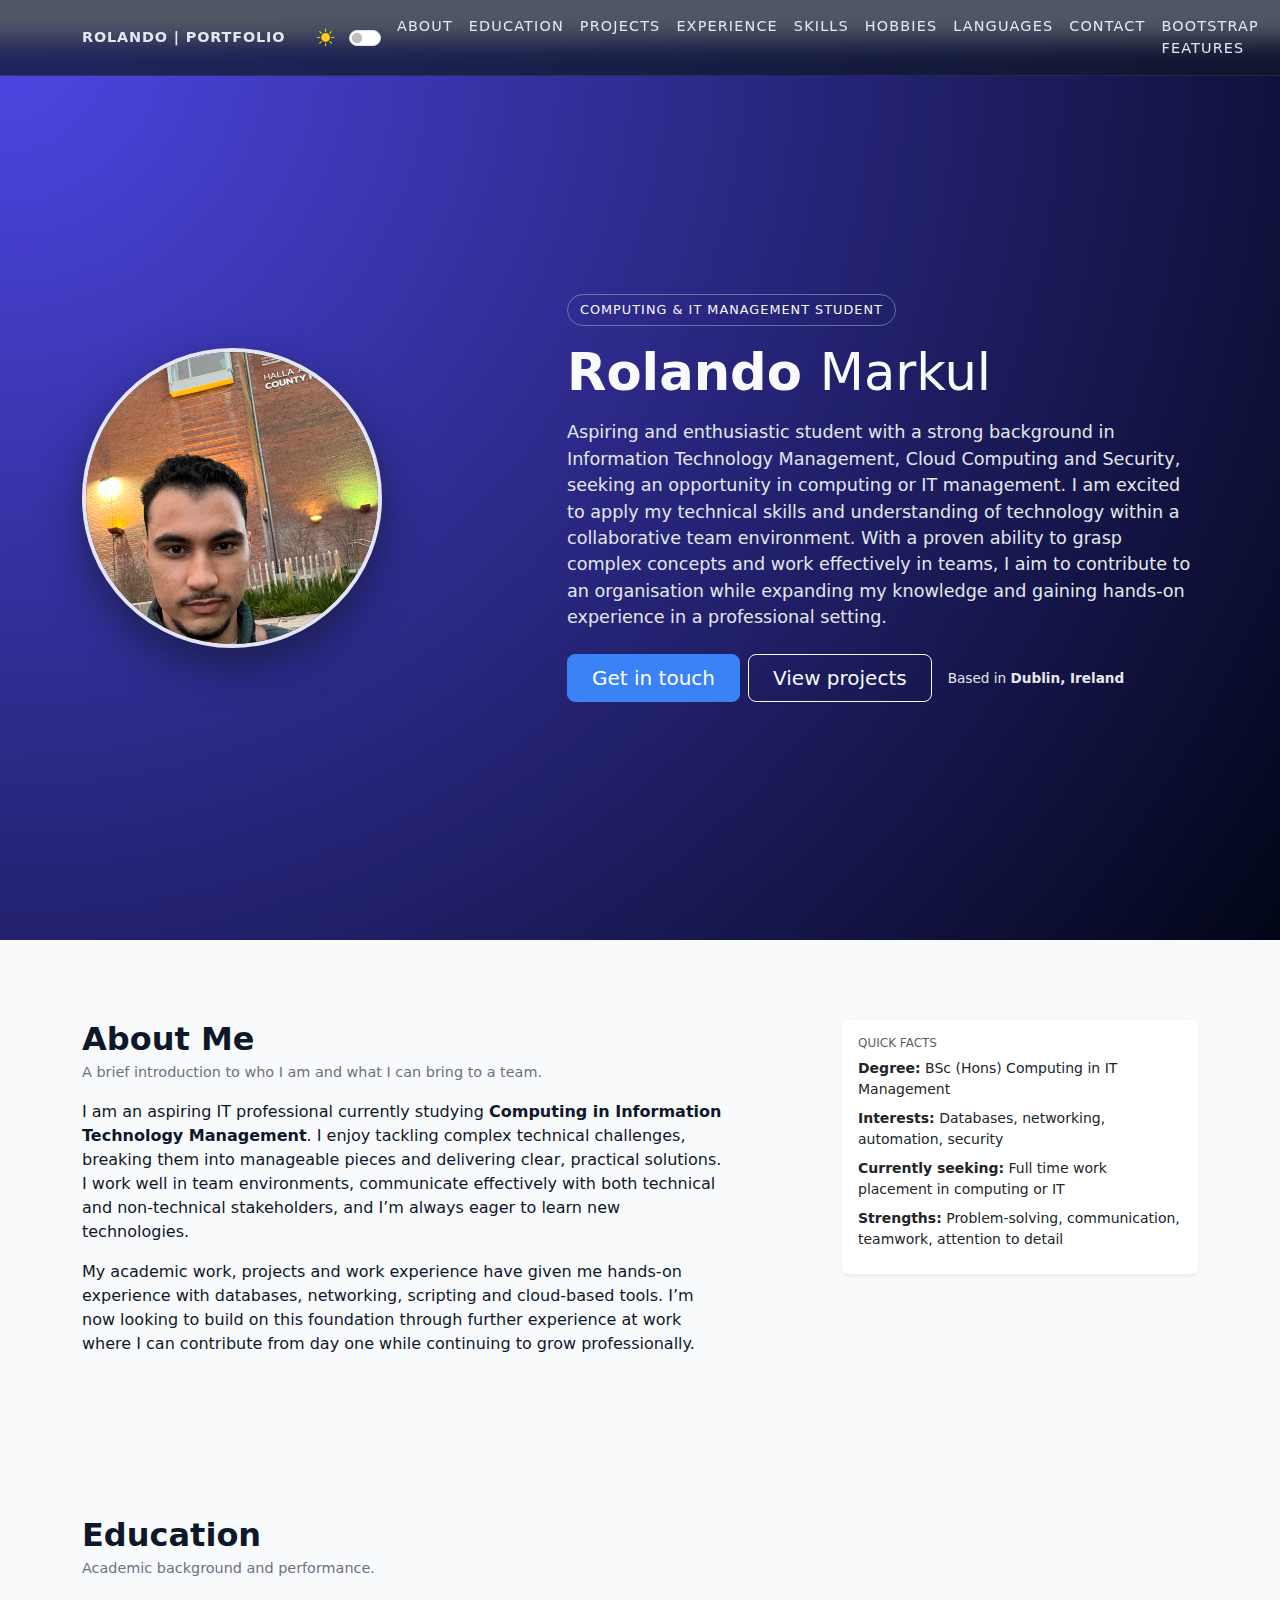
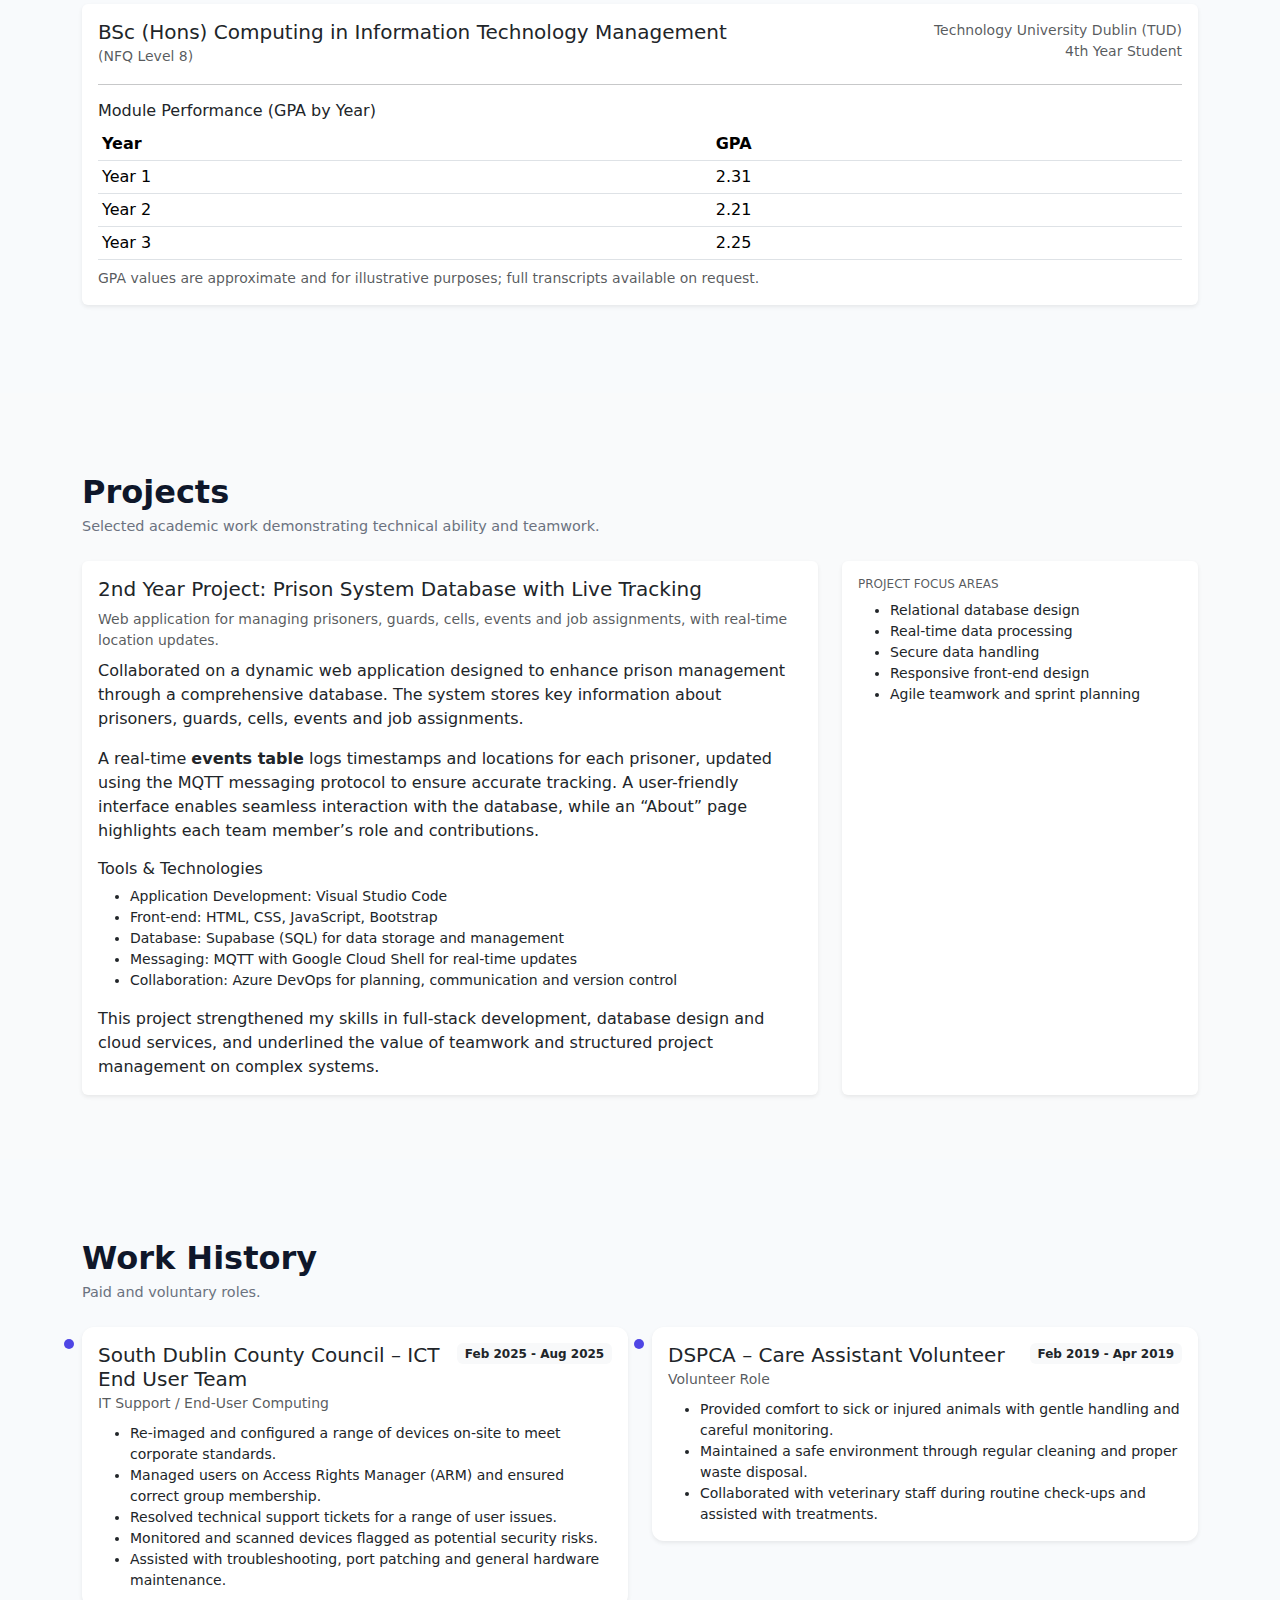
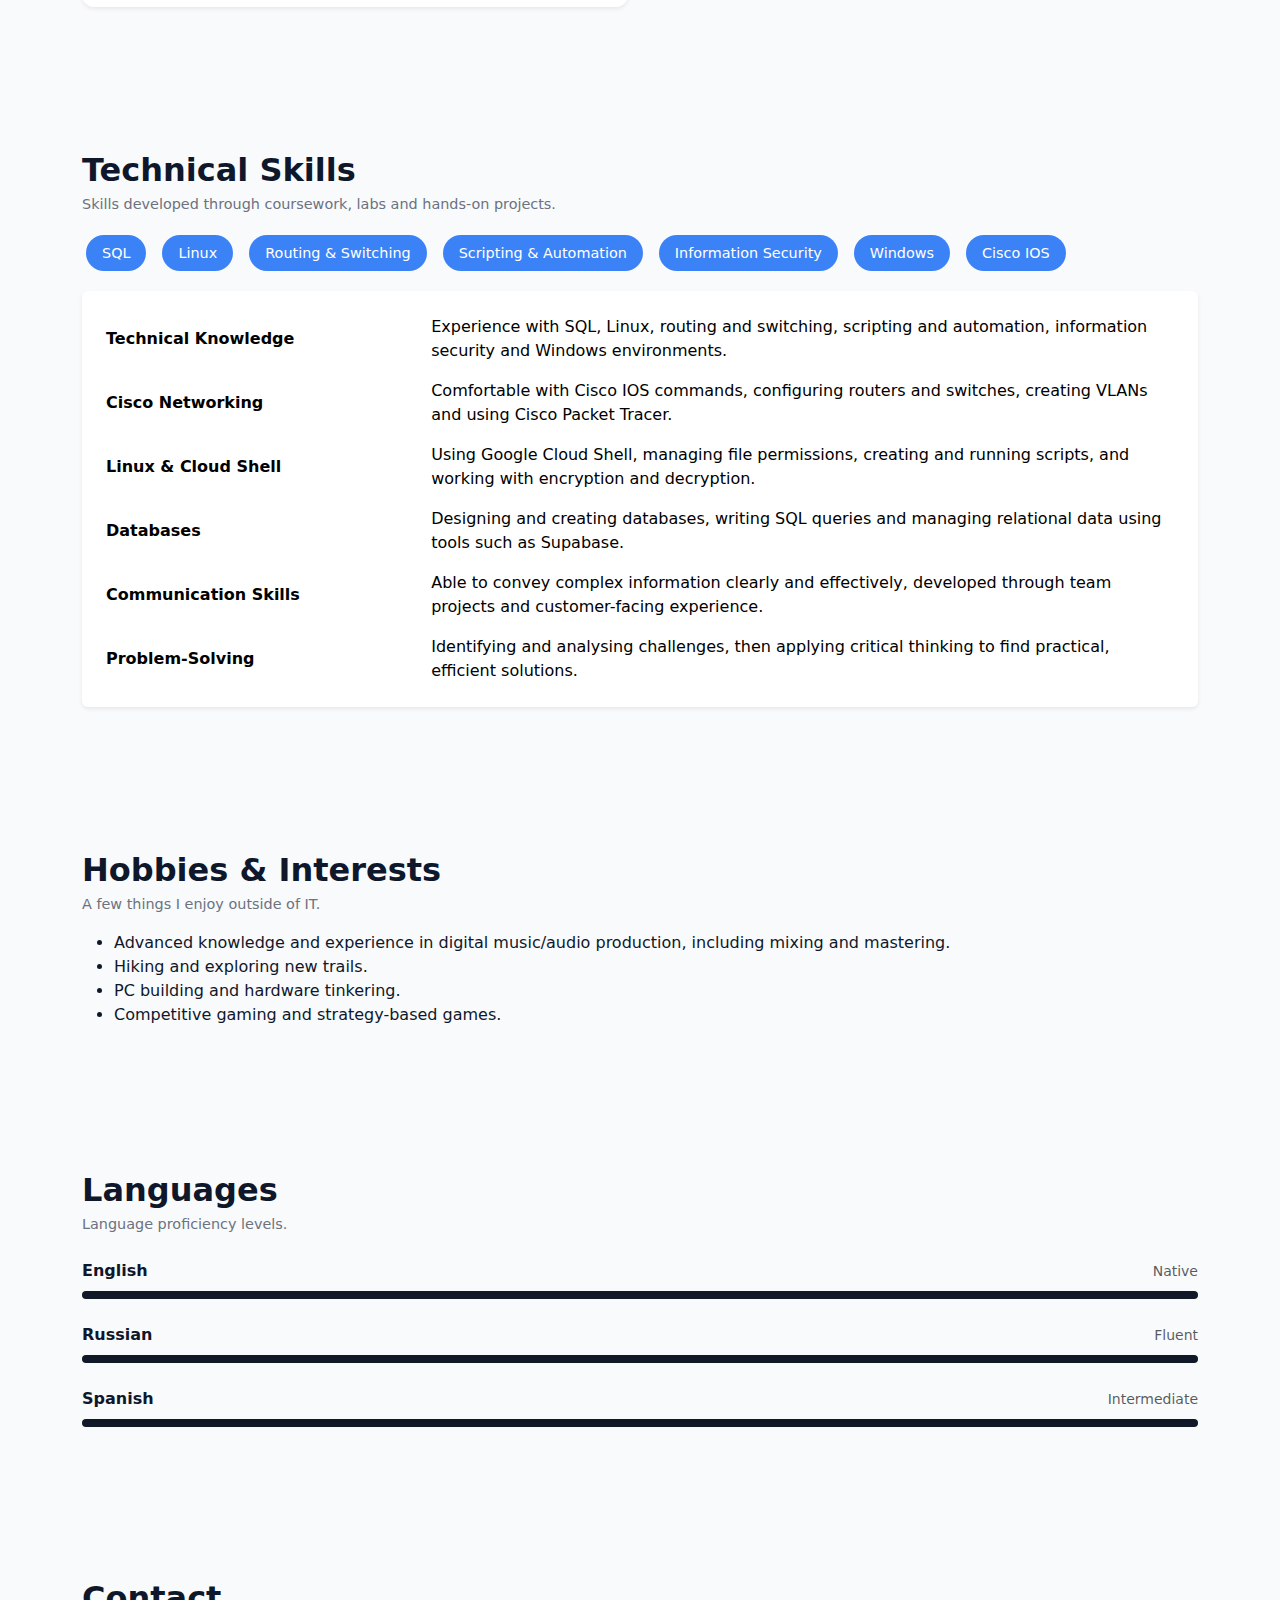
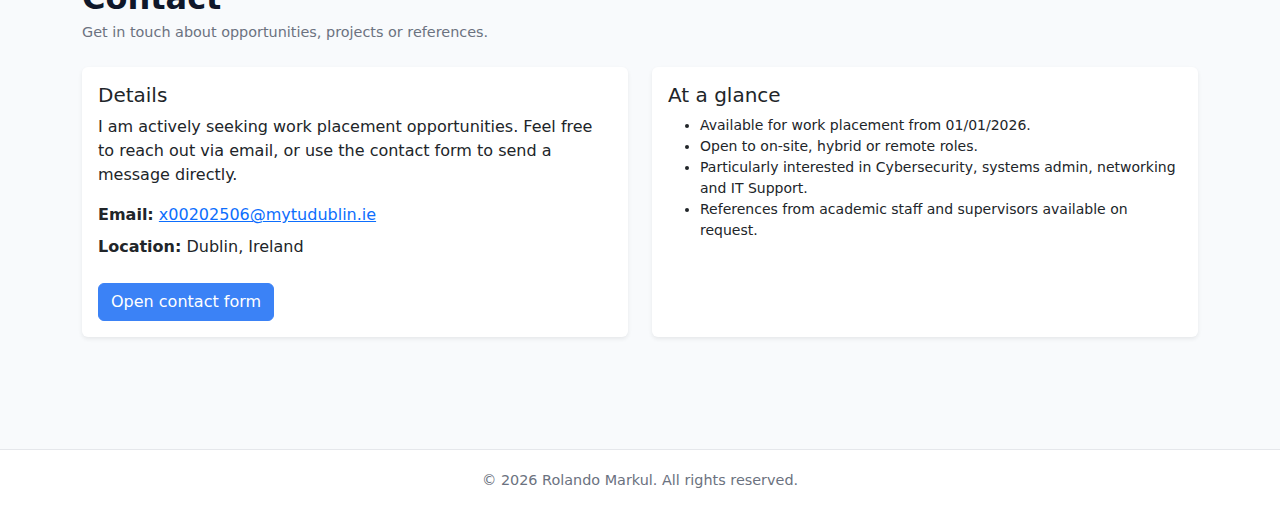
<file: index.html>
<!DOCTYPE html>
<html lang="en">
<head>
    <meta charset="UTF-8" />
    <title>Rolando | Computing & IT Management Portfolio</title>
    <meta name="viewport" content="width=device-width, initial-scale=1" />

    <!-- Bootstrap CSS -->
    <link
        href="https://cdn.jsdelivr.net/npm/bootstrap@5.3.3/dist/css/bootstrap.min.css"
        rel="stylesheet"
    />

    <!-- Google Font -->
    <link
        href="https://fonts.googleapis.com/css2?family=Inter:wght@300;400;500;600;700&display=swap"
        rel="stylesheet"
    />

    <!--Bootstrap Icons-->
    <link rel="stylesheet" href="https://cdn.jsdelivr.net/npm/bootstrap-icons@1.11.3/font/bootstrap-icons.css">
    <link rel="stylesheet" href="style.css">

</head>
<body data-bs-spy="scroll" data-bs-target="#mainNav" data-bs-offset="80" tabindex="0">
    <!-- Navbar -->
    <nav id="mainNav" class="navbar navbar-expand-lg navbar-dark fixed-top">
        <div class="container">
            <a class="navbar-brand" href="#hero">Rolando | Portfolio</a>

            <!-- Toggle for Dark Mode -->
            <div class="d-flex align-items-center ms-3" id="themeToggleWrapper">
                <i id="themeIcon" class="bi bi-sun-fill me-2"></i>

                <div class="form-check form-switch m-0">
                    <input class="form-check-input" type="checkbox" id="themeToggle">
                </div>
            </div>

            <button
                class="navbar-toggler"
                type="button"
                data-bs-toggle="collapse"
                data-bs-target="#navbarContent"
                aria-controls="navbarContent"
                aria-expanded="false"
                aria-label="Toggle navigation"
            >
                <span class="navbar-toggler-icon"></span>
            </button>
            <div class="collapse navbar-collapse" id="navbarContent">
                <ul class="navbar-nav ms-auto mb-2 mb-lg-0">
                    <li class="nav-item"><a class="nav-link" href="#about">About</a></li>
                    <li class="nav-item"><a class="nav-link" href="#education">Education</a></li>
                    <li class="nav-item"><a class="nav-link" href="#projects">Projects</a></li>
                    <li class="nav-item"><a class="nav-link" href="#experience">Experience</a></li>
                    <li class="nav-item"><a class="nav-link" href="#skills">Skills</a></li>
                    <li class="nav-item"><a class="nav-link" href="#hobbies">Hobbies</a></li>
                    <li class="nav-item"><a class="nav-link" href="#languages">Languages</a></li>
                    <li class="nav-item"><a class="nav-link" href="#contact">Contact</a></li>
                    <li class="nav-item"><a class="nav-link" href="features.html">Bootstrap Features</a></li>
                </ul>
            </div>
        </div>
    </nav>

    <!-- Hero -->
    <section id="hero">
        <div class="container">
            <div class="row align-items-center g-5">
                <div class="col-lg-5 hero-photo-wrapper">
                    <!-- src with my photo file -->
                    <img
                        src="images/Me.JPG"
                        alt="Portrait of Me"
                        class="hero-photo"
                    />
                </div>
                <div class="col-lg-7">
                    <div class="hero-pill mb-3">
                        <span class="badge bg-light text-dark rounded-pill me-1"></span>
                        Computing &amp; IT Management Student
                    </div>
                    <h1 class="hero-title mb-3">Rolando <span class="fw-light">Markul</span></h1>
                    <p class="hero-subtitle mb-4">
                    Aspiring and enthusiastic student with a strong background in
                    Information Technology Management, Cloud Computing and Security,
                    seeking an opportunity in computing or IT management. I am excited
                    to apply my technical skills and understanding of technology within
                    a collaborative team environment. With a proven ability to grasp
                    complex concepts and work effectively in teams, I aim to contribute
                    to an organisation while expanding my knowledge and gaining
                    hands-on experience in a professional setting.
                    </p>
                    <div
                        class="d-flex flex-wrap gap-2 hero-actions align-items-center"
                    >
                        <a href="#contact" class="btn btn-primary btn-lg px-4">
                            Get in touch
                        </a>
                        <a href="#projects" class="btn btn-outline-light btn-lg px-4">
                            View projects
                        </a>
                        <span class="d-block d-lg-inline-block text-sm text-light-50 ms-lg-2 mt-2 mt-lg-0"
                            style="font-size: 0.85rem; color: #e5e7eb;">
                            Based in <strong>Dublin, Ireland</strong>
                        </span>
                    </div>
                </div>
            </div>
        </div>
    </section>

    <!-- About -->
    <section id="about" class="section-padding bg-soft">
        <div class="container">
            <div class="row justify-content-between align-items-start g-4">
                <div class="col-lg-7">
                    <h2 class="section-title">About Me</h2>
                    <p class="section-subtitle mb-3">
                        A brief introduction to who I am and what I can bring to a team.
                    </p>
                    <p>
                        I am an aspiring IT professional currently studying
                        <strong>Computing in Information Technology Management</strong>. I enjoy tackling
                        complex technical challenges, breaking them into manageable pieces and delivering
                        clear, practical solutions. I work well in team environments, communicate
                        effectively with both technical and non-technical stakeholders, and I’m always
                        eager to learn new technologies.
                    </p>
                    <p>
                        My academic work, projects and work experience have given me hands-on experience with databases,
                        networking, scripting and cloud-based tools. I’m now looking to build on this
                        foundation through further experience at work where I can contribute from day one while
                        continuing to grow professionally.
                    </p>
                </div>
                <div class="col-lg-4">
                    <div class="card border-0 shadow-sm">
                        <div class="card-body">
                            <h6 class="text-uppercase text-muted mb-2" style="font-size: 0.75rem;">
                                Quick facts
                            </h6>
                            <ul class="list-unstyled mb-0 small">
                                <li class="mb-2">
                                    <strong>Degree:</strong> BSc (Hons) Computing in IT Management
                                </li>
                                <li class="mb-2">
                                    <strong>Interests:</strong> Databases, networking, automation, security
                                </li>
                                <li class="mb-2">
                                    <strong>Currently seeking:</strong> Full time work placement in
                                    computing or IT
                                </li>
                                <li class="mb-2">
                                    <strong>Strengths:</strong> Problem-solving, communication, teamwork,
                                    attention to detail
                                </li>
                            </ul>
                        </div>
                    </div>
                </div>
            </div>
        </div>
    </section>

    <!-- Education -->
    <section id="education" class="section-padding">
        <div class="container">
            <h2 class="section-title">Education</h2>
            <p class="section-subtitle mb-4">
                Academic background and performance.
            </p>

            <div class="card border-0 shadow-sm mb-4">
                <div class="card-body">
                    <div class="d-flex flex-column flex-md-row justify-content-between mb-2">
                        <div>
                            <h5 class="mb-0">
                                BSc (Hons) Computing in Information Technology Management
                            </h5>
                            <span class="text-muted small">(NFQ Level 8)</span>
                        </div>
                        <div class="text-md-end mt-2 mt-md-0 small text-muted">
                            Technology University Dublin (TUD)<br />
                            4th Year Student
                        </div>
                    </div>
                    <hr />
                    <h6 class="mb-2">Module Performance (GPA by Year)</h6>
                    <div class="table-responsive">
                        <table class="table table-sm align-middle mb-0">
                            <thead>
                                <tr>
                                    <th scope="col">Year</th>
                                    <th scope="col">GPA</th>
                                </tr>
                            </thead>
                            <tbody>
                                <tr>
                                    <td>Year 1</td>
                                    <td>2.31</td>
                                </tr>
                                <tr>
                                    <td>Year 2</td>
                                    <td>2.21</td>
                                </tr>
                                <tr>
                                    <td>Year 3</td>
                                    <td>2.25</td>
                                </tr>
                            </tbody>
                        </table>
                    </div>
                    <p class="small text-muted mt-2 mb-0">
                        GPA values are approximate and for illustrative purposes; full transcripts
                        available on request.
                    </p>
                </div>
            </div>
        </div>
    </section>

    <!-- Projects -->
    <section id="projects" class="section-padding bg-soft">
        <div class="container">
            <h2 class="section-title">Projects</h2>
            <p class="section-subtitle mb-4">
                Selected academic work demonstrating technical ability and teamwork.
            </p>

            <div class="row g-4">
                <div class="col-lg-8">
                    <div class="card border-0 shadow-sm h-100">
                        <div class="card-body">
                            <h5 class="card-title">
                                2nd Year Project: Prison System Database with Live Tracking
                            </h5>
                            <p class="text-muted small mb-2">
                                Web application for managing prisoners, guards, cells, events and job
                                assignments, with real-time location updates.
                            </p>
                            <p>
                                Collaborated on a dynamic web application designed to enhance prison
                                management through a comprehensive database. The system stores key
                                information about prisoners, guards, cells, events and job assignments.
                            </p>
                            <p>
                                A real-time <strong>events table</strong> logs timestamps and locations for
                                each prisoner, updated using the MQTT messaging protocol to ensure accurate
                                tracking. A user-friendly interface enables seamless interaction with the
                                database, while an “About” page highlights each team member’s role and
                                contributions.
                            </p>
                            <h6 class="mt-3">Tools &amp; Technologies</h6>
                            <ul class="small mb-3">
                                <li>Application Development: Visual Studio Code</li>
                                <li>Front-end: HTML, CSS, JavaScript, Bootstrap</li>
                                <li>Database: Supabase (SQL) for data storage and management</li>
                                <li>Messaging: MQTT with Google Cloud Shell for real-time updates</li>
                                <li>Collaboration: Azure DevOps for planning, communication and version control</li>
                            </ul>
                            <p class="mb-0">
                                This project strengthened my skills in full-stack development, database
                                design and cloud services, and underlined the value of teamwork and
                                structured project management on complex systems.
                            </p>
                        </div>
                    </div>
                </div>
                <!-- I can add more project cards here for 4th year work later in the future -->
                <div class="col-lg-4">
                    <div class="card border-0 shadow-sm h-100">
                        <div class="card-body">
                            <h6 class="text-uppercase text-muted mb-2" style="font-size: 0.75rem;">
                                Project focus areas
                            </h6>
                            <ul class="small mb-0">
                                <li>Relational database design</li>
                                <li>Real-time data processing</li>
                                <li>Secure data handling</li>
                                <li>Responsive front-end design</li>
                                <li>Agile teamwork and sprint planning</li>
                            </ul>
                        </div>
                    </div>
                </div>
            </div>
        </div>
    </section>

    <!-- Work Experience -->
    <section id="experience" class="section-padding">
        <div class="container">
            <h2 class="section-title">Work History</h2>
            <p class="section-subtitle mb-4">
                Paid and voluntary roles.
            </p>

            <div class="row g-4">
                <div class="col-lg-6 position-relative">
                    <div class="timeline-dot"></div>
                    <div class="card border-0 shadow-sm timeline-card">
                        <div class="card-body">
                            <div class="d-flex justify-content-between align-items-start mb-2">
                                <div>
                                    <h5 class="card-title mb-0">
                                    South Dublin County Council – ICT End User Team
                                    </h5>
                                    <span class="text-muted small">IT Support / End-User Computing</span>
                                </div>
                                <span class="badge bg-light text-dark small">
                                    Feb 2025 - Aug 2025
                                </span>
                            </div>
                            <ul class="small mb-0">
                                <li>
                                    Re-imaged and configured a range of devices on-site to meet corporate
                                    standards.
                                </li>
                                <li>
                                    Managed users on Access Rights Manager (ARM) and ensured correct group
                                    membership.
                                </li>
                                <li>
                                    Resolved technical support tickets for a range of user issues.
                                </li>
                                <li>
                                    Monitored and scanned devices flagged as potential security risks.
                                </li>
                                <li>
                                    Assisted with troubleshooting, port patching and general hardware
                                    maintenance.
                                </li>
                            </ul>
                        </div>
                    </div>
                </div>

                <div class="col-lg-6 position-relative">
                    <div class="timeline-dot"></div>
                    <div class="card border-0 shadow-sm timeline-card">
                        <div class="card-body">
                            <div class="d-flex justify-content-between align-items-start mb-2">
                                <div>
                                    <h5 class="card-title mb-0">
                                        DSPCA – Care Assistant Volunteer
                                    </h5>
                                    <span class="text-muted small">Volunteer Role</span>
                                </div>
                                <span class="badge bg-light text-dark small">
                                    Feb 2019 - Apr 2019
                                </span>
                            </div>
                            <ul class="small mb-0">
                                <li>
                                    Provided comfort to sick or injured animals with gentle handling and
                                    careful monitoring.
                                </li>
                                <li>
                                    Maintained a safe environment through regular cleaning and proper waste
                                    disposal.
                                </li>
                                <li>
                                    Collaborated with veterinary staff during routine check-ups and assisted
                                    with treatments.
                                </li>
                            </ul>
                        </div>
                    </div>
                </div>
            </div>
        </div>
    </section>

    <!-- Skills -->
    <section id="skills" class="section-padding bg-soft">
        <div class="container">
            <h2 class="section-title">Technical Skills</h2>
            <p class="section-subtitle mb-3">
                Skills developed through coursework, labs and hands-on projects.
            </p>

            <div class="mb-3 d-flex flex-wrap gap-2">
                <span class="skill-badge">SQL</span>
                <span class="skill-badge">Linux</span>
                <span class="skill-badge">Routing &amp; Switching</span>
                <span class="skill-badge">Scripting &amp; Automation</span>
                <span class="skill-badge">Information Security</span>
                <span class="skill-badge">Windows</span>
                <span class="skill-badge">Cisco IOS</span>
            </div>

            <div class="card border-0 shadow-sm">
                <div class="card-body">
                    <div class="table-responsive">
                        <table class="table table-borderless align-middle mb-0 table-skills">
                            <tbody>
                                <tr>
                                    <th>Technical Knowledge</th>
                                    <td>
                                        Experience with SQL, Linux, routing and switching, scripting and
                                        automation, information security and Windows environments.
                                    </td>
                                </tr>
                                <tr>
                                    <th>Cisco Networking</th>
                                    <td>
                                        Comfortable with Cisco IOS commands, configuring routers and switches,
                                        creating VLANs and using Cisco Packet Tracer.
                                    </td>
                                </tr>
                                <tr>
                                    <th>Linux &amp; Cloud Shell</th>
                                    <td>
                                        Using Google Cloud Shell, managing file permissions, creating and
                                        running scripts, and working with encryption and decryption.
                                    </td>
                                </tr>
                                <tr>
                                    <th>Databases</th>
                                    <td>
                                        Designing and creating databases, writing SQL queries and managing
                                        relational data using tools such as Supabase.
                                    </td>
                                </tr>
                                <tr>
                                    <th>Communication Skills</th>
                                    <td>
                                        Able to convey complex information clearly and effectively, developed
                                        through team projects and customer-facing experience.
                                    </td>
                                </tr>
                                <tr>
                                    <th>Problem-Solving</th>
                                    <td>
                                        Identifying and analysing challenges, then applying critical thinking
                                        to find practical, efficient solutions.
                                    </td>
                                </tr>
                            </tbody>
                        </table>
                    </div>
                </div>
            </div>
        </div>
    </section>

    <!-- Hobbies & Interests -->
    <section id="hobbies" class="section-padding">
        <div class="container">
            <h2 class="section-title">Hobbies &amp; Interests</h2>
            <p class="section-subtitle mb-3">
                A few things I enjoy outside of IT.
            </p>
            <ul class="mb-0">
                <li>
                    Advanced knowledge and experience in digital music/audio production, including
                    mixing and mastering.
                </li>
                <li>Hiking and exploring new trails.</li>
                <li>PC building and hardware tinkering.</li>
                <li>Competitive gaming and strategy-based games.</li>
            </ul>
        </div>
    </section>

    <!-- Languages -->
    <section id="languages" class="section-padding bg-soft">
        <div class="container">
            <h2 class="section-title">Languages</h2>
            <p class="section-subtitle mb-4">
                Language proficiency levels.
            </p>

            <div class="mb-4">
                <div class="d-flex justify-content-between align-items-baseline">
                    <strong>English</strong>
                    <span class="small text-muted">Native</span>
                </div>
                <div class="lang-bar mt-2">
                    <div class="lang-bar-fill" data-level="100"></div>
                </div>
            </div>

            <div class="mb-4">
                <div class="d-flex justify-content-between align-items-baseline">
                    <strong>Russian</strong>
                    <span class="small text-muted">Fluent</span>
                </div>
                <div class="lang-bar mt-2">
                    <div class="lang-bar-fill" data-level="95"></div>
                </div>
            </div>

            <div class="mb-2">
                <div class="d-flex justify-content-between align-items-baseline">
                    <strong>Spanish</strong>
                    <span class="small text-muted">Intermediate</span>
                </div>
                <div class="lang-bar mt-2">
                    <div class="lang-bar-fill" data-level="60"></div>
                </div>
            </div>
        </div>
    </section>

    <!-- Contact -->
    <section id="contact" class="section-padding">
        <div class="container">
            <h2 class="section-title">Contact</h2>
            <p class="section-subtitle mb-4">
                Get in touch about opportunities, projects or references.
            </p>

            <div class="row g-4">
                <div class="col-lg-6">
                    <div class="card border-0 shadow-sm h-100">
                        <div class="card-body">
                            <h5 class="card-title">Details</h5>
                            <p class="mb-3">
                                I am actively seeking work placement opportunities. Feel free
                                to reach out via email, or use the contact form to send a message directly.
                            </p>
                            <ul class="list-unstyled mb-4">
                                <li class="mb-2">
                                    <strong>Email:</strong>
                                    <a href="mailto:x00202506@mytudublin.ie">x00202506@mytudublin.ie</a>
                                </li>
                                <li class="mb-2">
                                    <strong>Location:</strong> Dublin, Ireland
                                </li>
                            </ul>
                            <button
                                type="button"
                                class="btn btn-primary"
                                data-bs-toggle="modal"
                                data-bs-target="#contactModal"
                            >
                                Open contact form
                            </button>
                        </div>
                    </div>
                </div>

                <div class="col-lg-6">
                    <div class="card border-0 shadow-sm h-100">
                        <div class="card-body">
                            <h5 class="card-title">At a glance</h5>
                            <ul class="small mb-0">
                                <li>Available for work placement from 01/01/2026.</li>
                                <li>Open to on-site, hybrid or remote roles.</li>
                                <li>Particularly interested in Cybersecurity, systems admin, networking and IT Support.</li>
                                <li>References from academic staff and supervisors available on request.</li>
                            </ul>
                        </div>
                    </div>
                </div>
            </div>
        </div>
    </section>

    <!-- Contact Modal -->
    <div
        class="modal fade"
        id="contactModal"
        tabindex="-1"
        aria-labelledby="contactModalLabel"
        aria-hidden="true"
    >
        <div class="modal-dialog modal-dialog-centered">
            <div class="modal-content">
                <div class="modal-header">
                    <h5 class="modal-title" id="contactModalLabel">Contact Rolando</h5>
                    <button
                        type="button"
                        class="btn-close"
                        data-bs-dismiss="modal"
                        aria-label="Close"
                    ></button>
                </div>
                <div class="modal-body">
                    <!-- This form is static. I can wire it to a backend or service later (If I have time in the future ofc) -->
                    <form>
                        <div class="mb-3">
                            <label for="nameInput" class="form-label">Name</label>
                            <input
                                type="text"
                                class="form-control"
                                id="nameInput"
                                placeholder="Your name"
                            />
                        </div>
                        <div class="mb-3">
                            <label for="emailInput" class="form-label">Email</label>
                            <input
                                type="email"
                                class="form-control"
                                id="emailInput"
                                placeholder="your@email.com"
                            />
                        </div>
                        <div class="mb-3">
                            <label for="messageInput" class="form-label">Message</label>
                            <textarea
                                class="form-control"
                                id="messageInput"
                                rows="4"
                                placeholder="How can I help?"
                            ></textarea>
                        </div>
                        <button type="submit" class="btn btn-primary w-100">
                            Send
                        </button>
                        <p class="small text-muted mt-2 mb-0">
                            This is a front-end demo form for portfolio purposes. in a real deployment
                            it would be connected to an email or backend service.
                        </p>
                    </form>
                </div>
            </div>
        </div>
    </div>

    <!-- Back to top button (JS dynamic content) -->
    <button
        id="backToTop"
        class="btn btn-dark rounded-circle"
        aria-label="Back to top"
    >
        ↑
    </button>

    <footer class="bg-white">
        <div class="container text-center">
            &copy; <span id="year"></span> Rolando Markul. All rights reserved.
        </div>
    </footer>

    <!-- Bootstrap JS (with Popper) -->
    <script
        src="https://cdn.jsdelivr.net/npm/bootstrap@5.3.3/dist/js/bootstrap.bundle.min.js"
    ></script>

    <!-- Bootstrap bundle -->
    <script src="https://cdn.jsdelivr.net/npm/bootstrap@5.3.3/dist/js/bootstrap.bundle.min.js"></script>

    <!-- My shared JS -->
    <script src="script.js"></script>
    </body>
    </html>


</body>
</html>
</file>
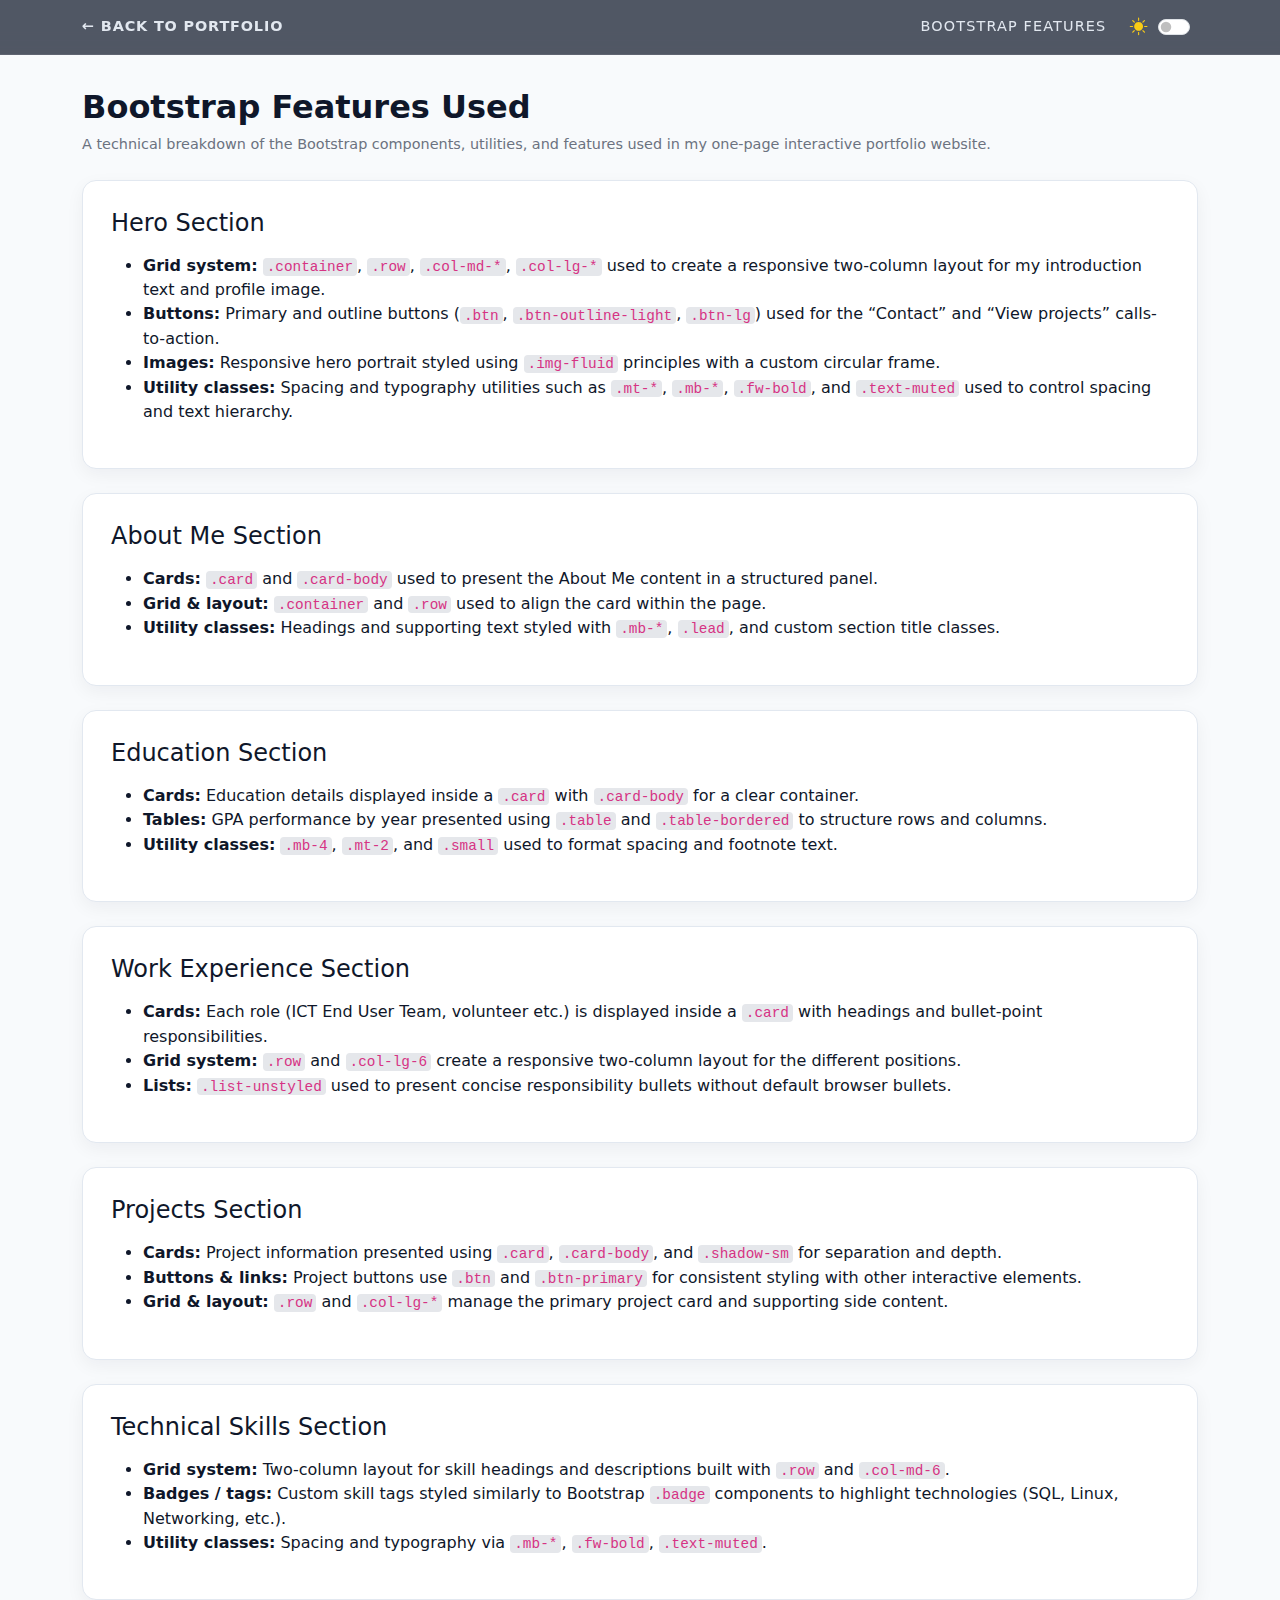
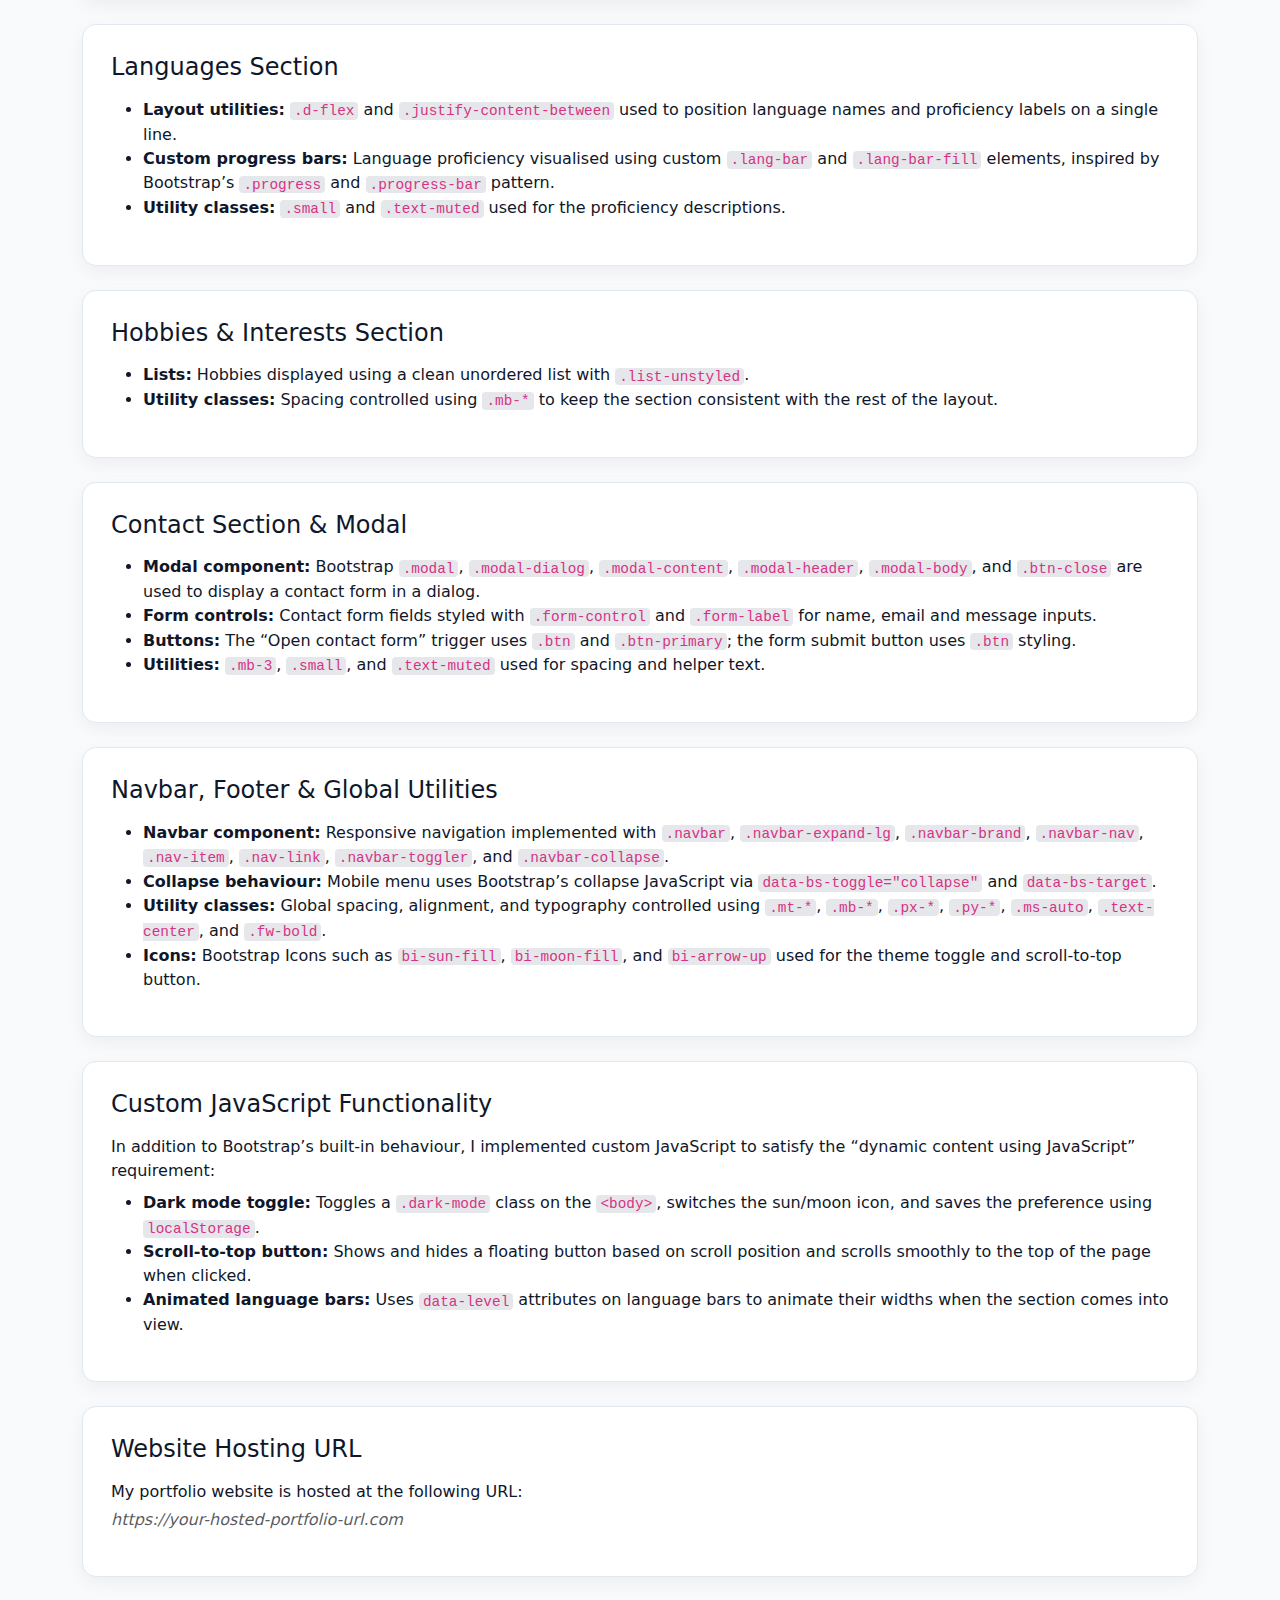
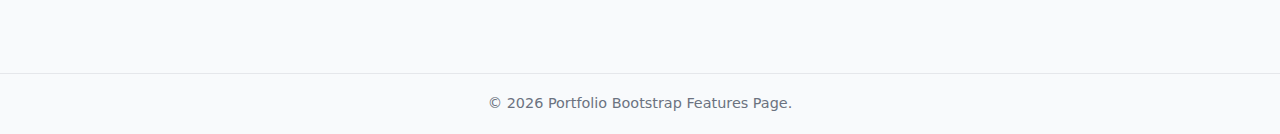
<file: features.html>
<!DOCTYPE html>
<html lang="en">
<head>
    <meta charset="UTF-8" />
    <title>Bootstrap Features Used | Portfolio</title>
    <meta name="viewport" content="width=device-width, initial-scale=1" />

    <!-- Bootstrap CSS -->
    <link
        href="https://cdn.jsdelivr.net/npm/bootstrap@5.3.3/dist/css/bootstrap.min.css"
        rel="stylesheet"
    />

    <!-- Bootstrap Icons (for sun/moon) -->
    <link
        rel="stylesheet"
        href="https://cdn.jsdelivr.net/npm/bootstrap-icons@1.11.3/font/bootstrap-icons.css"
    />
    <link rel="stylesheet" href="style.css">

</head>
<body class="features-page">
    <!-- NAVBAR -->
    <nav class="navbar navbar-expand-lg fixed-top">
        <div class="container">
            <a class="navbar-brand" href="index.html">← Back to Portfolio</a>

            <button
                class="navbar-toggler"
                type="button"
                data-bs-toggle="collapse"
                data-bs-target="#navbarFeatures"
                aria-controls="navbarFeatures"
                aria-expanded="false"
                aria-label="Toggle navigation"
            >
                <span class="navbar-toggler-icon"></span>
            </button>

            <div class="collapse navbar-collapse" id="navbarFeatures">
                <ul class="navbar-nav ms-auto mb-2 mb-lg-0">
                    <li class="nav-item">
                        <span class="nav-link disabled">Bootstrap Features</span>
                    </li>
                    <!-- Theme toggle -->
                    <li class="nav-item d-flex align-items-center ms-lg-3 mt-2 mt-lg-0">
                        <div id="themeToggleWrapper" class="d-flex align-items-center">
                            <i id="themeIcon" class="bi bi-sun-fill me-1"></i>
                            <div class="form-check form-switch m-0">
                                <input
                                    class="form-check-input"
                                    type="checkbox"
                                    id="themeToggle"
                                    aria-label="Toggle dark mode"
                                />
                            </div>
                        </div>
                    </li>
                </ul>
            </div>
        </div>
    </nav>

    <!-- MAIN CONTENT -->
    <main class="py-5">
        <div class="container">
            <h1 class="section-title mb-2">Bootstrap Features Used</h1>
            <p class="section-subtitle mb-4">
                A technical breakdown of the Bootstrap components, utilities, and features used in my one-page
                interactive portfolio website.
            </p>

            <!-- Hero Section -->
            <div class="feature-card">
                <h4 class="mb-3">Hero Section</h4>
                <ul>
                    <li>
                        <strong>Grid system:</strong>
                        <code>.container</code>, <code>.row</code>, <code>.col-md-*</code>, <code>.col-lg-*</code>
                        used to create a responsive two-column layout for my introduction text and profile image.
                    </li>
                    <li>
                        <strong>Buttons:</strong>
                        Primary and outline buttons (<code>.btn</code>, <code>.btn-outline-light</code>,
                        <code>.btn-lg</code>) used for the “Contact” and “View projects” calls-to-action.
                    </li>
                    <li>
                        <strong>Images:</strong>
                        Responsive hero portrait styled using <code>.img-fluid</code> principles with a custom
                        circular frame.
                    </li>
                    <li>
                        <strong>Utility classes:</strong>
                        Spacing and typography utilities such as <code>.mt-*</code>, <code>.mb-*</code>,
                        <code>.fw-bold</code>, and <code>.text-muted</code> used to control spacing and text
                        hierarchy.
                    </li>
                </ul>
            </div>

            <!-- About Section -->
            <div class="feature-card">
                <h4 class="mb-3">About Me Section</h4>
                <ul>
                    <li>
                        <strong>Cards:</strong>
                        <code>.card</code> and <code>.card-body</code> used to present the About Me content in a
                        structured panel.
                    </li>
                    <li>
                        <strong>Grid & layout:</strong>
                        <code>.container</code> and <code>.row</code> used to align the card within the page.
                    </li>
                    <li>
                        <strong>Utility classes:</strong>
                        Headings and supporting text styled with <code>.mb-*</code>, <code>.lead</code>, and
                        custom section title classes.
                    </li>
                </ul>
            </div>

            <!-- Education Section -->
            <div class="feature-card">
                <h4 class="mb-3">Education Section</h4>
                <ul>
                    <li>
                        <strong>Cards:</strong>
                        Education details displayed inside a <code>.card</code> with <code>.card-body</code> for a
                        clear container.
                    </li>
                    <li>
                        <strong>Tables:</strong>
                        GPA performance by year presented using <code>.table</code> and <code>.table-bordered</code>
                        to structure rows and columns.
                    </li>
                    <li>
                        <strong>Utility classes:</strong>
                        <code>.mb-4</code>, <code>.mt-2</code>, and <code>.small</code> used to format spacing and
                        footnote text.
                    </li>
                </ul>
            </div>

            <!-- Work Experience Section -->
            <div class="feature-card">
                <h4 class="mb-3">Work Experience Section</h4>
                <ul>
                    <li>
                        <strong>Cards:</strong>
                        Each role (ICT End User Team, volunteer etc.) is displayed inside a <code>.card</code> with
                        headings and bullet-point responsibilities.
                    </li>
                    <li>
                        <strong>Grid system:</strong>
                        <code>.row</code> and <code>.col-lg-6</code> create a responsive two-column layout for the
                        different positions.
                    </li>
                    <li>
                        <strong>Lists:</strong>
                        <code>.list-unstyled</code> used to present concise responsibility bullets without default
                        browser bullets.
                    </li>
                </ul>
            </div>

            <!-- Projects Section -->
            <div class="feature-card">
                <h4 class="mb-3">Projects Section</h4>
                <ul>
                    <li>
                        <strong>Cards:</strong>
                        Project information presented using <code>.card</code>, <code>.card-body</code>, and
                        <code>.shadow-sm</code> for separation and depth.
                    </li>
                    <li>
                        <strong>Buttons & links:</strong>
                        Project buttons use <code>.btn</code> and <code>.btn-primary</code> for consistent styling
                        with other interactive elements.
                    </li>
                    <li>
                        <strong>Grid & layout:</strong>
                        <code>.row</code> and <code>.col-lg-*</code> manage the primary project card and supporting
                        side content.
                    </li>
                </ul>
            </div>

            <!-- Technical Skills Section -->
            <div class="feature-card">
                <h4 class="mb-3">Technical Skills Section</h4>
                <ul>
                    <li>
                        <strong>Grid system:</strong>
                        Two-column layout for skill headings and descriptions built with <code>.row</code> and
                        <code>.col-md-6</code>.
                    </li>
                    <li>
                        <strong>Badges / tags:</strong>
                        Custom skill tags styled similarly to Bootstrap <code>.badge</code> components to highlight
                        technologies (SQL, Linux, Networking, etc.).
                    </li>
                    <li>
                        <strong>Utility classes:</strong>
                        Spacing and typography via <code>.mb-*</code>, <code>.fw-bold</code>,
                        <code>.text-muted</code>.
                    </li>
                </ul>
            </div>

            <!-- Languages Section -->
            <div class="feature-card">
                <h4 class="mb-3">Languages Section</h4>
                <ul>
                    <li>
                        <strong>Layout utilities:</strong>
                        <code>.d-flex</code> and <code>.justify-content-between</code> used to position language
                        names and proficiency labels on a single line.
                    </li>
                    <li>
                        <strong>Custom progress bars:</strong>
                        Language proficiency visualised using custom <code>.lang-bar</code> and
                        <code>.lang-bar-fill</code> elements, inspired by Bootstrap’s <code>.progress</code> and
                        <code>.progress-bar</code> pattern.
                    </li>
                    <li>
                        <strong>Utility classes:</strong>
                        <code>.small</code> and <code>.text-muted</code> used for the proficiency descriptions.
                    </li>
                </ul>
            </div>

            <!-- Hobbies & Interests Section -->
            <div class="feature-card">
                <h4 class="mb-3">Hobbies &amp; Interests Section</h4>
                <ul>
                    <li>
                        <strong>Lists:</strong>
                        Hobbies displayed using a clean unordered list with <code>.list-unstyled</code>.
                    </li>
                    <li>
                        <strong>Utility classes:</strong>
                        Spacing controlled using <code>.mb-*</code> to keep the section consistent with the rest of
                        the layout.
                    </li>
                </ul>
            </div>

            <!-- Contact Section -->
            <div class="feature-card">
                <h4 class="mb-3">Contact Section &amp; Modal</h4>
                <ul>
                    <li>
                        <strong>Modal component:</strong>
                        Bootstrap <code>.modal</code>, <code>.modal-dialog</code>, <code>.modal-content</code>,
                        <code>.modal-header</code>, <code>.modal-body</code>, and <code>.btn-close</code> are used to
                        display a contact form in a dialog.
                    </li>
                    <li>
                        <strong>Form controls:</strong>
                        Contact form fields styled with <code>.form-control</code> and <code>.form-label</code> for
                        name, email and message inputs.
                    </li>
                    <li>
                        <strong>Buttons:</strong>
                        The “Open contact form” trigger uses <code>.btn</code> and <code>.btn-primary</code>; the
                        form submit button uses <code>.btn</code> styling.
                    </li>
                    <li>
                        <strong>Utilities:</strong>
                        <code>.mb-3</code>, <code>.small</code>, and <code>.text-muted</code> used for spacing and
                        helper text.
                    </li>
                </ul>
            </div>

            <!-- Navbar, Footer & Global Utilities -->
            <div class="feature-card">
                <h4 class="mb-3">Navbar, Footer &amp; Global Utilities</h4>
                <ul>
                    <li>
                        <strong>Navbar component:</strong>
                        Responsive navigation implemented with <code>.navbar</code>,
                        <code>.navbar-expand-lg</code>, <code>.navbar-brand</code>, <code>.navbar-nav</code>,
                        <code>.nav-item</code>, <code>.nav-link</code>, <code>.navbar-toggler</code>, and
                        <code>.navbar-collapse</code>.
                    </li>
                    <li>
                        <strong>Collapse behaviour:</strong>
                        Mobile menu uses Bootstrap’s collapse JavaScript via
                        <code>data-bs-toggle="collapse"</code> and <code>data-bs-target</code>.
                    </li>
                    <li>
                        <strong>Utility classes:</strong>
                        Global spacing, alignment, and typography controlled using
                        <code>.mt-*</code>, <code>.mb-*</code>, <code>.px-*</code>, <code>.py-*</code>,
                        <code>.ms-auto</code>, <code>.text-center</code>, and <code>.fw-bold</code>.
                    </li>
                    <li>
                        <strong>Icons:</strong>
                        Bootstrap Icons such as <code>bi-sun-fill</code>, <code>bi-moon-fill</code>, and
                        <code>bi-arrow-up</code> used for the theme toggle and scroll-to-top button.
                    </li>
                </ul>
            </div>

            <!-- Custom JavaScript Section -->
            <div class="feature-card">
                <h4 class="mb-3">Custom JavaScript Functionality</h4>
                <p class="mb-2">
                    In addition to Bootstrap’s built-in behaviour, I implemented custom JavaScript to satisfy the
                    “dynamic content using JavaScript” requirement:
                </p>
                <ul>
                    <li>
                        <strong>Dark mode toggle:</strong>
                        Toggles a <code>.dark-mode</code> class on the <code>&lt;body&gt;</code>, switches the sun/moon
                        icon, and saves the preference using <code>localStorage</code>.
                    </li>
                    <li>
                        <strong>Scroll-to-top button:</strong>
                        Shows and hides a floating button based on scroll position and scrolls smoothly to the top of
                        the page when clicked.
                    </li>
                    <li>
                        <strong>Animated language bars:</strong>
                        Uses <code>data-level</code> attributes on language bars to animate their widths when the
                        section comes into view.
                    </li>
                </ul>
            </div>

            <!-- Hosting URL -->
            <div class="feature-card">
                <h4 class="mb-3">Website Hosting URL</h4>
                <p class="mb-1">
                    My portfolio website is hosted at the following URL:
                </p>
                <p class="text-muted fst-italic">
                    <!-- TODO: I need to first create GITHUB page and then paste my URL below -->
                    https://your-hosted-portfolio-url.com
                </p>
            </div>
        </div>
    </main>

    <footer>
        <div class="container text-center">
            &copy; <span id="year"></span> Portfolio Bootstrap Features Page.
        </div>
    </footer>

    <!-- Bootstrap JS -->
    <script src="https://cdn.jsdelivr.net/npm/bootstrap@5.3.3/dist/js/bootstrap.bundle.min.js"></script>
    <script src="script.js"></script>

</body>
</html>
</file>
<file: style.css>
/*PAGE 1 ------------------------------------------------------------------------------------------------------------------------------------------------------------------------------------------*/

body {
    font-family: "Inter", system-ui, -apple-system, BlinkMacSystemFont, "Segoe UI",
        sans-serif;
    scroll-behavior: smooth;
}

/* Navbar */
.navbar {
    backdrop-filter: blur(12px);
    background: rgba(15, 23, 42, 0.8) !important;
}

.navbar-brand {
    font-weight: 700;
    letter-spacing: 0.06em;
    text-transform: uppercase;
    font-size: 0.9rem;
}

.nav-link {
    font-size: 0.9rem;
    text-transform: uppercase;
    letter-spacing: 0.08em;
}

/* Hero section */
#hero {
    min-height: 100vh;
    background: radial-gradient(circle at top left, #4f46e5, #020617);
    color: #f9fafb;
    display: flex;
    align-items: center;
    padding-top: 5rem;
    padding-bottom: 4rem;
}

.hero-title {
    font-size: clamp(2.4rem, 4vw, 3.4rem);
    font-weight: 700;
}

.hero-subtitle {
    font-size: 1.1rem;
    color: #e5e7eb;
}

.hero-pill {
    display: inline-flex;
    align-items: center;
    gap: 0.5rem;
    padding: 0.35rem 0.75rem;
    border-radius: 999px;
    border: 1px solid rgba(148, 163, 184, 0.6);
    font-size: 0.8rem;
    text-transform: uppercase;
    letter-spacing: 0.08em;
}

.hero-photo {
    width: 300px;
    height: 300px;
    border-radius: 50%;
    object-fit: cover;
    border: 4px solid rgba(248, 250, 252, 0.9);
    box-shadow: 0 18px 40px rgba(15, 23, 42, 0.6);
}

.section-padding {
    padding-top: 5rem;
    padding-bottom: 4rem;
}

.section-title {
    font-weight: 700;
    margin-bottom: 0.25rem;
}

.section-subtitle {
    color: #6b7280;
    font-size: 0.9rem;
}

    /*Section shadow separator If I want to add that later*/
.section-separator {
    position: relative;
}

.section-separator::after {
    content: "";
    position: absolute;
    left: 0;
    right: 0;
    bottom: -20px; /* moves shadow downwards */
    height: 40px;

    /* soft gradient shadow */
    background: linear-gradient(
        to bottom,
        rgba(0, 0, 0, 0.08),
        rgba(0, 0, 0, 0)
    );

    pointer-events: none;
}

.bg-soft {
    background: #f9fafb;
}

.badge-skill {
    border-radius: 999px;
    font-size: 0.75rem;
    padding: 0.35rem 0.8rem;
    border: 1px solid #e5e7eb;
    background: #ffffff;
}

.timeline-card {
    border-left: 3px solid #4f46e5;
    border-radius: 0.75rem;
}

.timeline-dot {
    width: 10px;
    height: 10px;
    border-radius: 999px;
    background: #4f46e5;
    position: absolute;
    left: -6px;
    top: 12px;
}

.table-skills th {
    width: 30%;
    white-space: nowrap;
}

/* Base bar (track) */
.lang-bar {
    height: 8px;
    border-radius: 999px;
    background-color: #111827;   /* dark background behind gradient */
    overflow: hidden;
}

/* Filled part – gradient */
.lang-bar-fill {
    height: 100%;
    width: 0; /* JS animates this */
    border-radius: 999px;
    background: linear-gradient(
        90deg,
        #111827 0%,
        #4430c0 10%,
        #3023ae 100%
    );
    transition: width 1.2s ease-out;
}

/* Back-to-top button */
#backToTop {
    position: fixed;
    bottom: 24px;
    right: 24px;
    z-index: 1050;
    display: none;
}

footer {
    border-top: 1px solid #e5e7eb;
    padding: 1.25rem 0;
    font-size: 0.85rem;
    color: #6b7280;
}

@media (max-width: 767.98px) {
    #hero {
        text-align: center;
    }

    .hero-actions {
        justify-content: center;
    }

    .hero-photo-wrapper {
        margin-bottom: 1.75rem;
        display: flex;
        justify-content: center;
    }
}

        /* Dark mode global */
.dark-mode {
    background-color: #0f172a !important;
    color: #e2e8f0 !important;
}

/* Navbar */
.dark-mode .navbar {
    background-color: #1e293b !important;
    border-bottom-color: #334155 !important;
}

/* Cards and sections */
.dark-mode .content-card,
.dark-mode .card {
    background-color: #1e293b !important;
    color: #e2e8f0 !important;
    border-color: #334155 !important;
}

/* Text colors */
.dark-mode .section-title {
    color: #f1f5f9 !important;
}

.dark-mode .section-subtitle {
    color: #94a3b8 !important;
}

.dark-mode p, 
.dark-mode li {
    color: #e2e8f0 !important;
}

/* Buttons */
.dark-mode .btn-primary {
    background-color: #4f46e5 !important;
    border-color: #4f46e5 !important;
}

.dark-mode .btn-outline-light {
    color: #e2e8f0 !important;
    border-color: #e2e8f0 !important;
}

/* Background soft sections */
.dark-mode .bg-soft {
    background-color: #1e293b !important;
}

/* Table (card + education) in dark mode */
.dark-mode .card {
    background-color: #1e293b !important;
    color: #e2e8f0 !important;
    border-color: #334155 !important;
}

/* Whole table text colour */
.dark-mode .table {
    color: #e2e8f0 !important;
}

/* Header row */
.dark-mode .table thead th {
    background-color: #1e293b !important;
    color: #f1f5f9 !important;
    border-color: #334155 !important;
}

/* Body cells */
.dark-mode .table tbody td {
    background-color: #1e293b !important;
    color: #e2e8f0 !important;
    border-color: #334155 !important;
}

/* If I ever use <th> inside tbody */
.dark-mode .table tbody th {
    background-color: #1e293b !important;
    color: #e2e8f0 !important;
    border-color: #334155 !important;
}

/* In case I ever change it so that the table uses .table-striped */
.dark-mode .table.table-striped > tbody > tr:nth-of-type(odd) > * {
    background-color: #1e293b !important;
}

.dark-mode .table tbody td,
.dark-mode .table tbody th {
    border-color: #334155 !important;
}

/* Horizontal rule inside card */
.dark-mode hr {
    border-color: #334155 !important;
}

/* Makes muted text readable in dark mode */
.dark-mode .text-muted {
    color: #9ca3af !important;   /* soft light grey */
}

/* --- SKILL BADGES (LIGHT MODE) --- */
.skill-badge {
    background-color: #3b82f6 !important;   /* blue for light mode */
    color: #ffffff !important;
    padding: 0.45rem 1rem;
    border-radius: 999px;
    font-weight: 500;
    font-size: 0.9rem;
    display: inline-block;
    margin: 0.25rem;
    transition: background-color 0.3s ease;
}

/* Hover in light mode */
.skill-badge:hover {
    background-color: #2563eb !important;
}


/* --- SKILL BADGES (DARK MODE OVERRIDE) --- */
.dark-mode .skill-badge {
    background-color: #4f46e5 !important;   /* purple for dark mode */
    color: #ffffff !important;
}

/* Hover in dark mode */
.dark-mode .skill-badge:hover {
    background-color: #4338ca !important;
}

/* Footer in dark mode */
.dark-mode footer {
    background-color: #1e293b !important;   /* same as navbar */
    color: #e2e8f0 !important;              /* light text */
    border-top-color: #334155 !important;   /* subtle border */
}

/* Base styling for the scroll-to-top button */
#backToTop {
    position: fixed;
    bottom: 30px;
    right: 30px;
    width: 48px;
    height: 48px;
    display: flex;
    align-items: center;
    justify-content: center;
    border: none !important;
    border-radius: 50% !important;
    font-size: 20px;
    cursor: pointer;
    z-index: 9999;
    color: #ffffff !important;
    transition: background-color 0.3s ease, box-shadow 0.3s ease;
}

/* LIGHT MODE (BLUE) */
#backToTop {
    background-color: #3b82f6 !important; /* blue */
    box-shadow: 0 4px 10px rgba(59, 130, 246, 0.4);
}

#backToTop:hover {
    background-color: #2563eb !important;
}

/* DARK MODE (PURPLE) */
.dark-mode #backToTop {
    background-color: #4f46e5 !important; /* purple */
    box-shadow: 0 4px 10px rgba(79, 70, 229, 0.4);
}

.dark-mode #backToTop:hover {
    background-color: #4338ca !important;
}

/* DARK MODE — CONTACT MODAL */
.dark-mode .modal-content {
    background-color: #1e293b !important;   /* dark navy */
    color: #e2e8f0 !important;
    border-color: #334155 !important;
}

.dark-mode .modal-header,
.dark-mode .modal-footer {
    border-color: #334155 !important;
}

.dark-mode .modal-title {
    color: #f1f5f9 !important;
}

/* Inputs */
.dark-mode .modal-content input,
.dark-mode .modal-content textarea {
    background-color: #0f172a !important;   /* slightly darker */
    color: #e2e8f0 !important;
    border: 1px solid #334155 !important;
}

.dark-mode .modal-content input::placeholder,
.dark-mode .modal-content textarea::placeholder {
    color: #94a3b8 !important;              /* muted grey */
}

.dark-mode .modal-content input:focus,
.dark-mode .modal-content textarea:focus {
    border-color: #4f46e5 !important;       /* purple focus border */
    box-shadow: 0 0 0 1px #4f46e5 !important;
}

/* Close button */
.dark-mode .btn-close {
    filter: invert(1) brightness(1.4);       /* make the X visible on dark */
}

#themeToggleWrapper {
    gap: 0.35rem;
}

#themeIcon {
    font-size: 1.1rem;
    color: #facc15; /* sun for light mode */
    transition: color 0.3s ease, transform 0.3s ease;
}

.dark-mode #themeIcon {
    color: #e5e7eb; /* moon color */
}

/* Dark mode card outline */
.dark-mode .card,
.dark-mode .content-card,
.dark-mode .project-card {
    border: 1px solid #334155 !important;     /* slightly lighter slate border */
    box-shadow: 0 0 12px rgba(0, 0, 0, 0.4);   /* subtle depth */
}

.btn-outline-light:hover {
    color: #0f172a !important;                /* dark navy text on hover */
    background-color: #ffffff !important;     /* keep white hover background */
    border-color: #ffffff !important;
}



/*Page 2 -------------------------------------------------------------------------------------------------------------------------------------------------*/



body {
    font-family: system-ui, -apple-system, BlinkMacSystemFont, "Segoe UI", sans-serif;
    background-color: #f8fafc;
    color: #0f172a;
}

.navbar {
    border-bottom: 1px solid #e5e7eb;
    background-color: #ffffff;
}

.navbar-brand {
    font-weight: 600;
}

.section-title {
    font-weight: 700;
    font-size: 2rem;
}

.section-subtitle {
    color: #6b7280;
}

.feature-card {
    background: #ffffff;
    border-radius: 14px;
    padding: 1.75rem;
    border: 1px solid #e2e8f0;
    box-shadow: 0 6px 18px rgba(15, 23, 42, 0.05);
}

.feature-card + .feature-card {
    margin-top: 1.5rem;
}

code {
    font-size: 0.9em;
    background: #e5e7eb;
    padding: 0.05rem 0.25rem;
    border-radius: 4px;
}

footer {
    border-top: 1px solid #e5e7eb;
    padding: 1.2rem 0;
    margin-top: 3rem;
    font-size: 0.9rem;
    color: #6b7280;
}

/* Theme toggle wrapper */
#themeToggleWrapper {
    gap: 0.35rem;
}

#themeIcon {
    font-size: 1.1rem;
    color: #facc15; /* sun */
    transition: color 0.3s ease, transform 0.3s ease;
}

/* DARK MODE */

.dark-mode {
    background-color: #0f172a !important;
    color: #e2e8f0 !important;
}

.dark-mode .navbar {
    background-color: #1e293b !important;
    border-bottom-color: #334155 !important;
}

.dark-mode .navbar-brand,
.dark-mode .nav-link {
    color: #e5e8f0 !important;
}

.dark-mode .nav-link:hover {
    color: #ffffff !important;
}

.dark-mode .feature-card {
    background-color: #1e293b !important;
    border-color: #334155 !important;
    box-shadow: 0 10px 24px rgba(0, 0, 0, 0.55);
}

.dark-mode code {
    background: #111827;
    color: #e5e7eb;
}

.dark-mode footer {
    background-color: #1e293b;
    border-top-color: #334155;
    color: #94a3b8;
}

.dark-mode #themeIcon {
    color: #e5e7eb;
}

.dark-mode .text-muted {
    color: #9ca3af !important;
}

/* Button colours (consistent with main site) */
.btn-primary {
    background-color: #3b82f6;
    border-color: #3b82f6;
}

.btn-primary:hover {
    background-color: #2563eb;
    border-color: #2563eb;
}

.dark-mode .btn-primary {
    background-color: #4f46e5;
    border-color: #4f46e5;
}

.dark-mode .btn-primary:hover {
    background-color: #4338ca;
    border-color: #4338ca;
}

body {
    padding-top: 40px;
}




/* UNIVERSAL NAVBAR setting*/
.navbar {
    background-color: rgba(15, 23, 42, 0.72) !important; /* bluish transparent background */
    backdrop-filter: blur(12px);                          /* frosted glass effect */
    -webkit-backdrop-filter: blur(12px);
    border-bottom: 1px solid rgba(255, 255, 255, 0.08);   /* soft subtle line */
}

/* Text colour in bright mode */
.navbar .navbar-brand,
.navbar .nav-link {
    color: #e2e8f0 !important; /* soft off-white color*/
}

/* Hover */
.navbar .navbar-brand:hover,
.navbar .nav-link:hover {
    color: #ffffff !important;
}

/* DARK MODE NAVBAR */
.dark-mode .navbar {
    background-color: rgba(15, 23, 42, 0.92) !important;
    border-bottom: 1px solid rgba(255, 255, 255, 0.15);
}

.dark-mode .navbar .navbar-brand,
.dark-mode .navbar .nav-link {
    color: #f1f5f9 !important;
}

.dark-mode .navbar .navbar-brand:hover,
.dark-mode .navbar .nav-link:hover {
    color: #ffffff !important;
}
</file>
